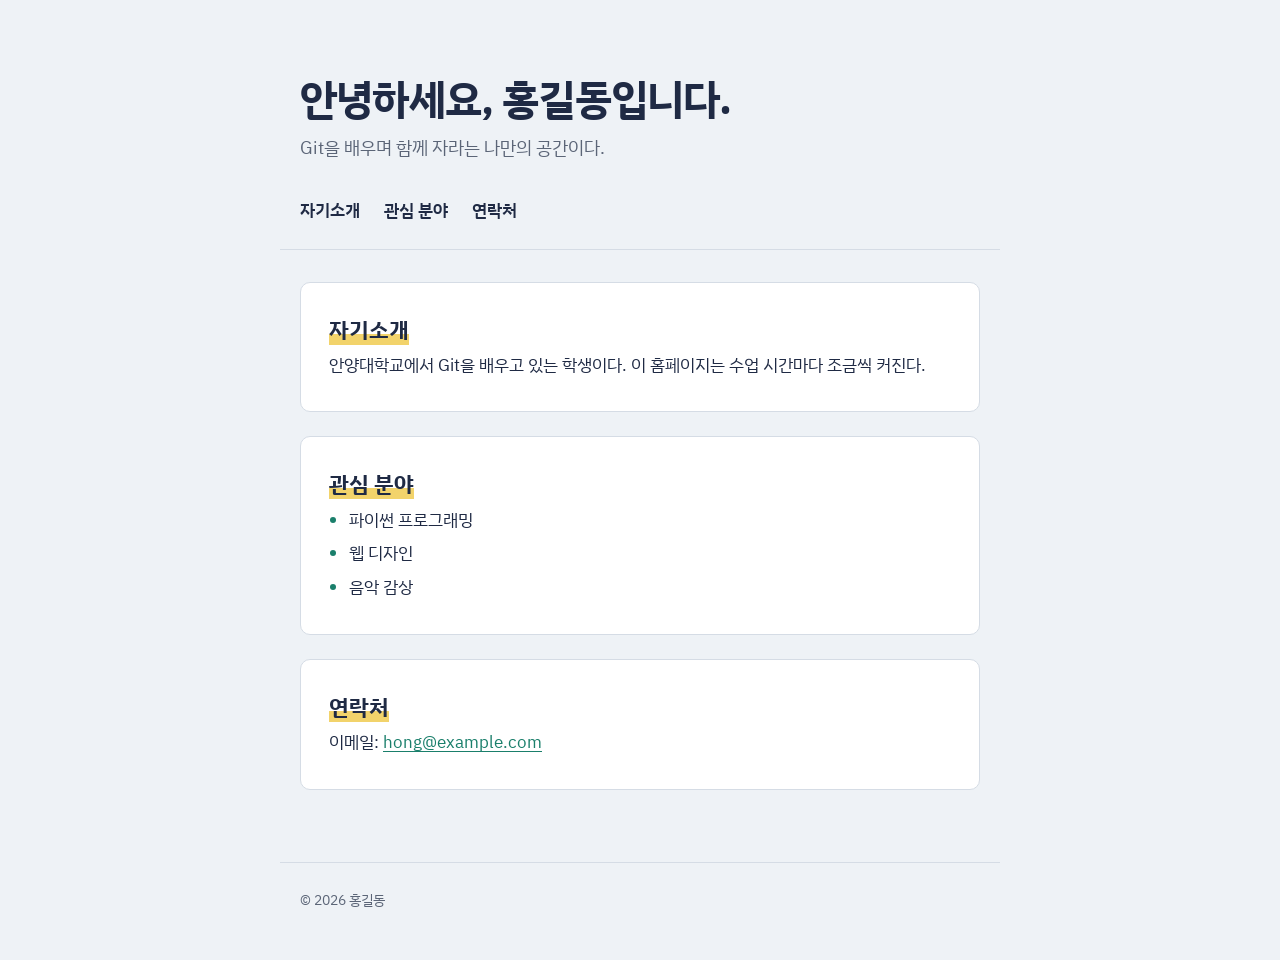
<file: index.html>
<!DOCTYPE html>
<html lang="ko">
<head>
  <meta charset="UTF-8">
  <meta name="viewport" content="width=device-width, initial-scale=1">
  <title>ㅎㅎ길동이의 작은 공간</title>
  <!-- style.css 연결: index.html과 같은 폴더에 style.css가 있어야 한다 -->
  <link rel="stylesheet" href="style.css">
</head>
<body>
  <header>
    <h1>안녕하세요, 홍길동입니다.</h1>
    <p>Git을 배우며 함께 자라는 나만의 공간이다.</p>
  </header>

  <nav>
    <ul>
      <li><a href="#about">자기소개</a></li>
      <li><a href="#interests">관심 분야</a></li>
      <li><a href="#contact">연락처</a></li>
    </ul>
  </nav>

  <main>
    <section id="about">
      <h2>자기소개</h2>
      <p>안양대학교에서 Git을 배우고 있는 학생이다. 이 홈페이지는 수업 시간마다 조금씩 커진다.</p>
    </section>

    <section id="interests">
      <h2>관심 분야</h2>
      <ul>
        <li>파이썬 프로그래밍</li>
        <li>웹 디자인</li>
        <li>음악 감상</li>
      </ul>
    </section>

    <section id="contact">
      <h2>연락처</h2>
      <p>이메일: <a href="mailto:hong@example.com">hong@example.com</a></p>
    </section>
  </main>

  <footer>
    © 2026 홍길동
  </footer>
</body>
</html>
</file>
<file: style.css>
/* =========================================================
   나만의 홈페이지 - style.css
   Git 강좌 실습용 스타일 시트
   - 클래스 없이 기본 태그(header, nav, section 등)만 써도 적용된다.
   - 색상은 맨 위 :root 변수만 바꾸면 전체가 함께 바뀐다.
   ========================================================= */

/* 1. 글꼴 불러오기 (인터넷이 없으면 아래 대체 글꼴이 쓰인다) */
@import url("https://fonts.googleapis.com/css2?family=IBM+Plex+Sans+KR:wght@400;600;700&display=swap");

/* 2. 색상과 기본값 (변수) */
:root {
  --bg: #eef2f6;          /* 페이지 배경: 옅은 푸른 회색 */
  --surface: #ffffff;     /* 섹션 바탕 */
  --ink: #1f2a44;         /* 본문 글자: 짙은 남색 */
  --muted: #5b6577;       /* 보조 글자 */
  --accent: #1a7f6b;      /* 강조색: 청록 */
  --marker: #f2d36b;      /* 제목 밑 형광펜 */
  --line: #d5dce5;        /* 구분선 */

  --font: "IBM Plex Sans KR", "Apple SD Gothic Neo", "Malgun Gothic", sans-serif;
  --radius: 10px;
  --width: 720px;         /* 본문 최대 너비 */
}

/* 3. 다크 모드 (컴퓨터 설정이 어두운 모드일 때 자동 적용) */
@media (prefers-color-scheme: dark) {
  :root {
    --bg: #141b2b;
    --surface: #1d2638;
    --ink: #e6ebf3;
    --muted: #a3adbf;
    --accent: #4fc2a8;
    --marker: #7a6420;
    --line: #2e3a52;
  }
}

/* 4. 기본 설정 */
* {
  box-sizing: border-box;
}

body {
  margin: 0;
  background: var(--bg);
  color: var(--ink);
  font-family: var(--font);
  font-size: 17px;
  line-height: 1.75;
}

img {
  max-width: 100%;
  height: auto;
  display: block;
}

/* 5. 머리말: 이름과 한 줄 소개 */
header {
  max-width: var(--width);
  margin: 0 auto;
  padding: 72px 20px 32px;
}

header h1 {
  margin: 0 0 8px;
  font-size: 2.6rem;
  font-weight: 700;
  line-height: 1.25;
  letter-spacing: -0.02em;
}

header p {
  margin: 0;
  color: var(--muted);
  font-size: 1.1rem;
}

/* 6. 메뉴 */
nav {
  max-width: var(--width);
  margin: 0 auto;
  padding: 0 20px 24px;
  border-bottom: 1px solid var(--line);
}

nav ul {
  display: flex;
  flex-wrap: wrap;
  gap: 8px 24px;
  margin: 0;
  padding: 0;
  list-style: none;
}

nav a {
  color: var(--ink);
  font-weight: 600;
  text-decoration: none;
}

nav a:hover {
  color: var(--accent);
}

/* 7. 본문 영역과 섹션 */
main {
  max-width: var(--width);
  margin: 0 auto;
  padding: 32px 20px 48px;
}

section {
  background: var(--surface);
  border: 1px solid var(--line);
  border-radius: var(--radius);
  padding: 28px 28px 20px;
  margin-bottom: 24px;
}

/* 섹션 제목 아래에 형광펜을 칠한 듯한 효과 */
section h2 {
  display: inline;
  margin: 0;
  font-size: 1.4rem;
  font-weight: 700;
  background: linear-gradient(transparent 62%, var(--marker) 62%);
}

section h2 + * {
  margin-top: 16px;
}

section p {
  margin: 0 0 12px;
}

/* 목록: 관심 분야, 좋아하는 것 등 */
section ul {
  margin: 0 0 12px;
  padding-left: 1.2em;
}

section li {
  margin-bottom: 4px;
}

section li::marker {
  color: var(--accent);
}

/* 8. 링크 */
a {
  color: var(--accent);
  text-underline-offset: 3px;
}

/* 키보드(Tab)로 이동할 때 위치가 잘 보이도록 */
a:focus-visible,
button:focus-visible,
input:focus-visible,
textarea:focus-visible {
  outline: 3px solid var(--accent);
  outline-offset: 2px;
}

/* 9. 갤러리: <div class="gallery"> 안에 <img>를 넣으면 격자로 정렬된다 */
.gallery {
  display: grid;
  grid-template-columns: repeat(auto-fill, minmax(180px, 1fr));
  gap: 12px;
}

.gallery img {
  width: 100%;
  aspect-ratio: 4 / 3;
  object-fit: cover;
  border-radius: 6px;
}

/* 10. 방명록 입력 양식 */
input,
textarea {
  width: 100%;
  padding: 10px 12px;
  margin-bottom: 10px;
  border: 1px solid var(--line);
  border-radius: 6px;
  background: var(--bg);
  color: var(--ink);
  font: inherit;
}

textarea {
  min-height: 100px;
  resize: vertical;
}

button {
  padding: 10px 20px;
  border: none;
  border-radius: 6px;
  background: var(--accent);
  color: #ffffff;
  font: inherit;
  font-weight: 600;
  cursor: pointer;
}

button:hover {
  filter: brightness(1.1);
}

/* 11. 꼬리말 */
footer {
  max-width: var(--width);
  margin: 0 auto;
  padding: 24px 20px 48px;
  border-top: 1px solid var(--line);
  color: var(--muted);
  font-size: 0.9rem;
}

/* 12. 휴대폰 화면 */
@media (max-width: 600px) {
  body {
    font-size: 16px;
  }

  header {
    padding-top: 48px;
  }

  header h1 {
    font-size: 2rem;
  }

  section {
    padding: 22px 18px 14px;
  }
}
</file>
